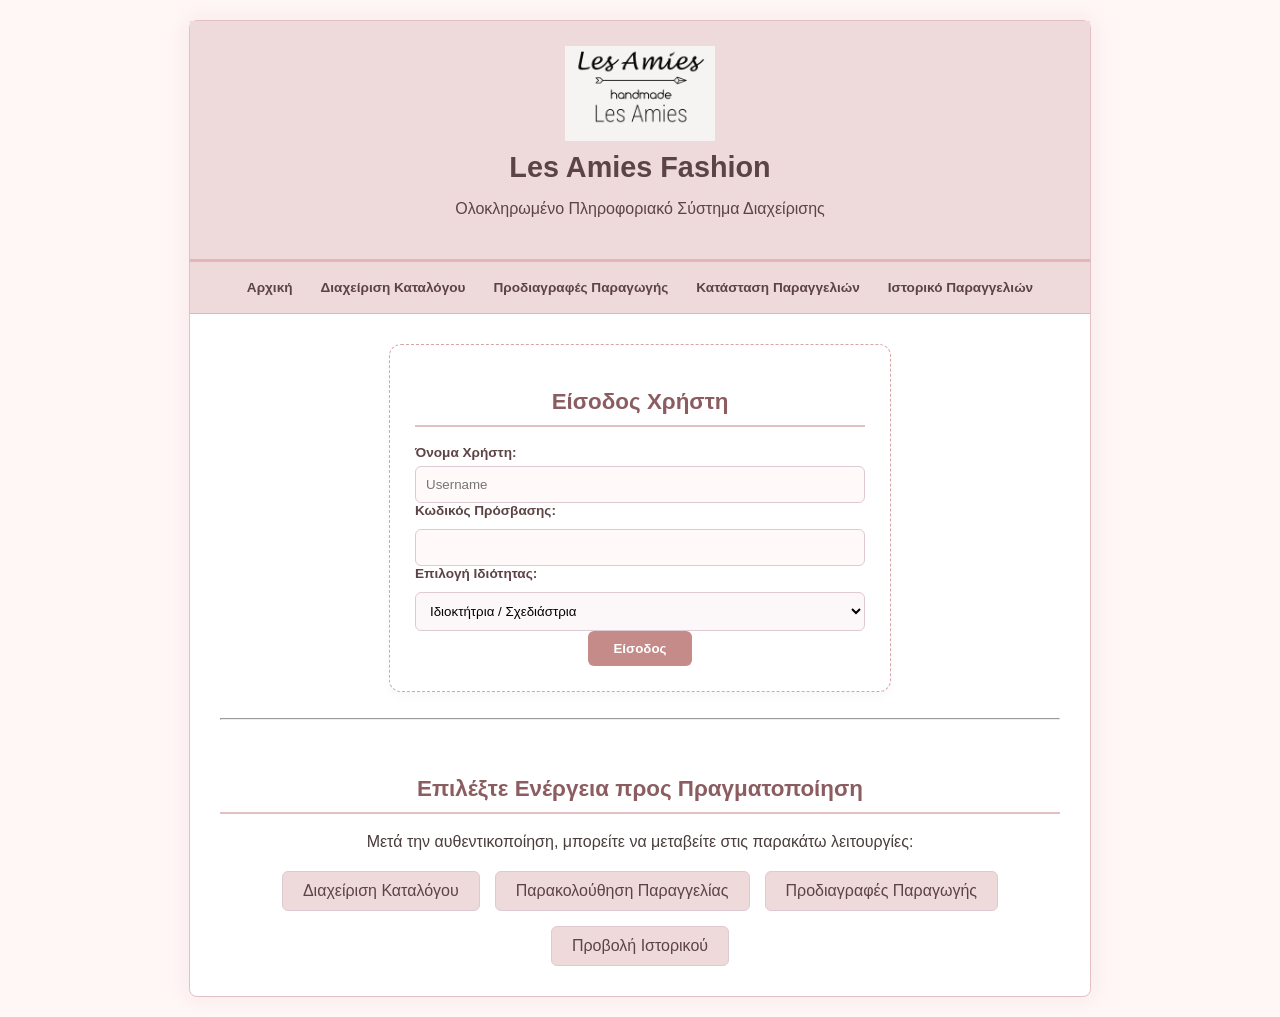
<file: index.html>
<!DOCTYPE html>
<html lang="el">
<head>
    <meta charset="UTF-8">
    <title>Les Amies Fashion - Αρχική</title>
    <link rel="stylesheet" href="style.css">
</head>
<body>
    <div id="wrapper">
        <header>
            <img src="logo.png" alt="Les Amies Fashion Logo" class="main-logo">
            <h1>Les Amies Fashion</h1>
            <p>Ολοκληρωμένο Πληροφοριακό Σύστημα Διαχείρισης</p>
        </header>

        <nav>
            <a href="index.html">Αρχική</a>
            <a href="catalog_admin.html">Διαχείριση Καταλόγου</a>
            <a href="production.html">Προδιαγραφές Παραγωγής</a>
            <a href="order_status.html">Κατάσταση Παραγγελιών</a>
            <a href="edithistory.html">Ιστορικό Παραγγελιών</a>
        </nav>

        <div class="content">
            <section class="login-container">
                <h2>Είσοδος Χρήστη</h2>
                <form action="#">
                    <div class="form-group">
                        <label>Όνομα Χρήστη:</label>
                        <input type="text" name="username" placeholder="Username" required>
                    </div>
                    <div class="form-group">
                        <label>Κωδικός Πρόσβασης:</label>
                        <input type="password" name="password" class="full-width-input" required>
                    </div>
                    <div class="form-group">
                        <label>Επιλογή Ιδιότητας:</label>
                        <select name="role" class="full-width-input">
                            <option value="owner">Ιδιοκτήτρια / Σχεδιάστρια</option>
                            <option value="customer">Πελάτης (Λιανικό Κατάστημα)</option>
                            <option value="production">Τμήμα Παραγωγής</option>
                            <option value="shipping">Υπεύθυνος Αποστολών</option>
                             <option value="finance">Υπεύθυνος Οικονομικών</option>
                        </select>
                    </div>
                    <button type="submit" class="btn-primary">Είσοδος</button>
                </form>
            </section>

            <br><hr><br>

            <div class="action-section">
                <h2>Επιλέξτε Ενέργεια προς Πραγματοποίηση</h2>
                <p>Μετά την αυθεντικοποίηση, μπορείτε να μεταβείτε στις παρακάτω λειτουργίες:</p>
                
                <div class="action-buttons-container">
                    <a href="catalog_admin.html" class="btn-secondary">Διαχείριση Καταλόγου</a>
                    <a href="order_status.html" class="btn-secondary">Παρακολούθηση Παραγγελίας</a>
                    <a href="production.html" class="btn-secondary">Προδιαγραφές Παραγωγής</a>
                    <a href="edithistory.html" class="btn-secondary">Προβολή Ιστορικού</a>
                </div>
            </div>
        </div>
    </div>
</body>
</html>
</file>
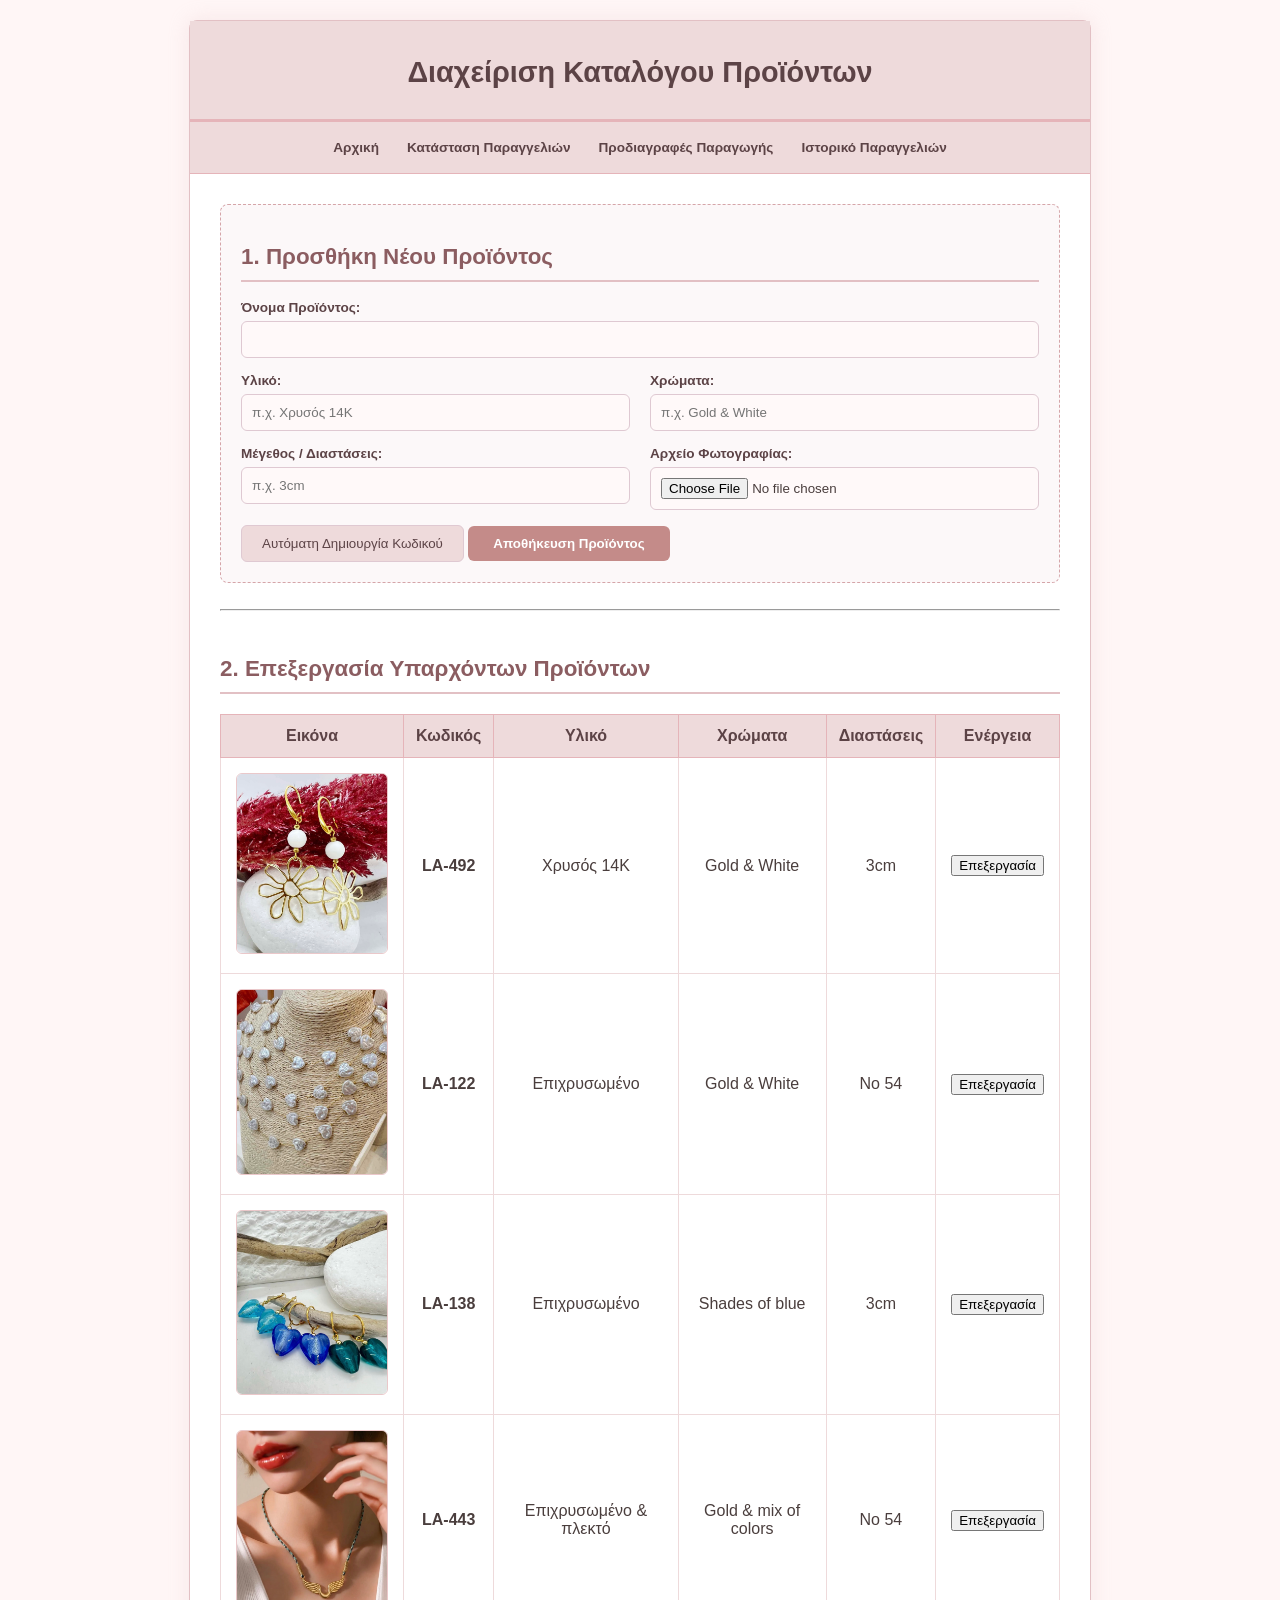
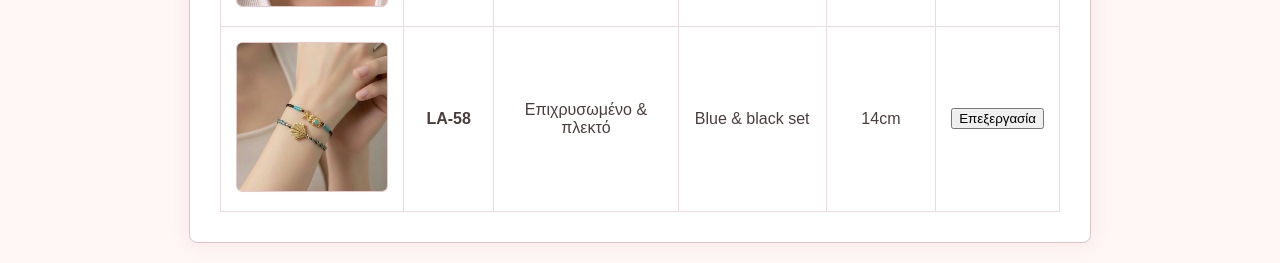
<file: catalog_admin.html>
<!DOCTYPE html>
<html lang="el">
<head>
    <meta charset="UTF-8">
    <title>Les Amies - Διαχείριση Καταλόγου</title>
    <link rel="stylesheet" href="style.css">
</head>
<body>
    <div id="wrapper">
        <header>
            <h1>Διαχείριση Καταλόγου Προϊόντων</h1>
        </header>

        <nav>
            <a href="index.html">Αρχική</a>
            <a href="order_status.html">Κατάσταση Παραγγελιών</a>
            <a href="production.html">Προδιαγραφές Παραγωγής</a>
            <a href="edithistory.html">Ιστορικό Παραγγελιών</a>
        </nav>

        <div class="content">
            <section class="admin-section">
                <h2>1. Προσθήκη Νέου Προϊόντος</h2>
                <form action="#" method="post">
                    <div class="form-row">
                        <div class="form-group full-width">
                            <label>Όνομα Προϊόντος:</label>
                            <input type="text" name="pname" required>
                        </div>
                    </div>
                    
                    <div class="form-row">
                        <div class="form-group">
                            <label>Υλικό:</label>
                            <input type="text" name="material" placeholder="π.χ. Χρυσός 14Κ" required> 
                        </div>
                        <div class="form-group">
                            <label>Χρώματα:</label>
                            <input type="text" name="colors" placeholder="π.χ. Gold & White"> 
                        </div>
                    </div>

                    <div class="form-row">
                        <div class="form-group">
                            <label>Μέγεθος / Διαστάσεις:</label>
                            <input type="text" name="dimensions" placeholder="π.χ. 3cm"> 
                        </div>
                        <div class="form-group">
                            <label>Αρχείο Φωτογραφίας:</label>
                            <input type="file" name="pimage">
                        </div>
                    </div>
                    
                    <div class="button-group">
                        <button type="submit" class="btn-secondary">Αυτόματη Δημιουργία Κωδικού</button> 
                        <button type="submit" class="btn-primary">Αποθήκευση Προϊόντος</button> 
                    </div>
                </form>
            </section>

            <br><hr><br>

            <h2>2. Επεξεργασία Υπαρχόντων Προϊόντων</h2>
            <table class="product-table">
                <thead>
                    <tr>
                        <th>Εικόνα</th>
                        <th>Κωδικός</th>
                        <th>Υλικό</th>
                        <th>Χρώματα</th>
                        <th>Διαστάσεις</th>
                        <th>Ενέργεια</th>
                    </tr>
                </thead>
                <tbody>
                    <tr>
                        <td><img src="earingsgold.jpg" class="prod-img" alt="Σκουλαρίκια"></td>
                        <td><strong>LA-492</strong></td>
                        <td>Χρυσός 14Κ</td>
                        <td>Gold & White</td>
                        <td>3cm</td>
                        <td><button type="button" class="btn-edit">Επεξεργασία</button></td> 
                    </tr>
                    <tr>
                        <td><img src="necklacewhite.jpg" class="prod-img" alt="Κολιέ"></td>
                        <td><strong>LA-122</strong></td>
                        <td>Επιχρυσωμένο</td>
                        <td>Gold & White</td>
                        <td>No 54</td>
                        <td><button type="button" class="btn-edit">Επεξεργασία</button></td> 
                    </tr>
                    <tr>
                        <td><img src="blueear.jpg" class="prod-img" alt="Σκουλαρίκια καρδιά"></td>
                        <td><strong>LA-138</strong></td>
                        <td>Επιχρυσωμένο</td>
                        <td>Shades of blue</td>
                        <td>3cm</td>
                        <td><button type="button">Επεξεργασία</button></td>
                    </tr>
                    <tr>
                        <td><img src="girlnecklace.jpg" class="prod-img" alt="Κολιέ φτερό"></td>
                        <td><strong>LA-443</strong></td>
                        <td>Επιχρυσωμένο & πλεκτό</td>
                        <td>Gold & mix of colors </td>
                        <td>No 54</td>
                        <td><button type="button">Επεξεργασία</button></td>
                    </tr>
                    <tr>
                        <td><img src="summerbracelet.jpg" class="prod-img" alt="Βραχιόλι"></td>
                        <td><strong>LA-58</strong></td>
                        <td>Επιχρυσωμένο & πλεκτό</td>
                        <td>Blue & black set</td>
                        <td>14cm</td>
                        <td><button type="button">Επεξεργασία</button></td>
                    </tr>
                    </tbody>
            </table>
        </div>
    </div>
</body>
</html>
</file>
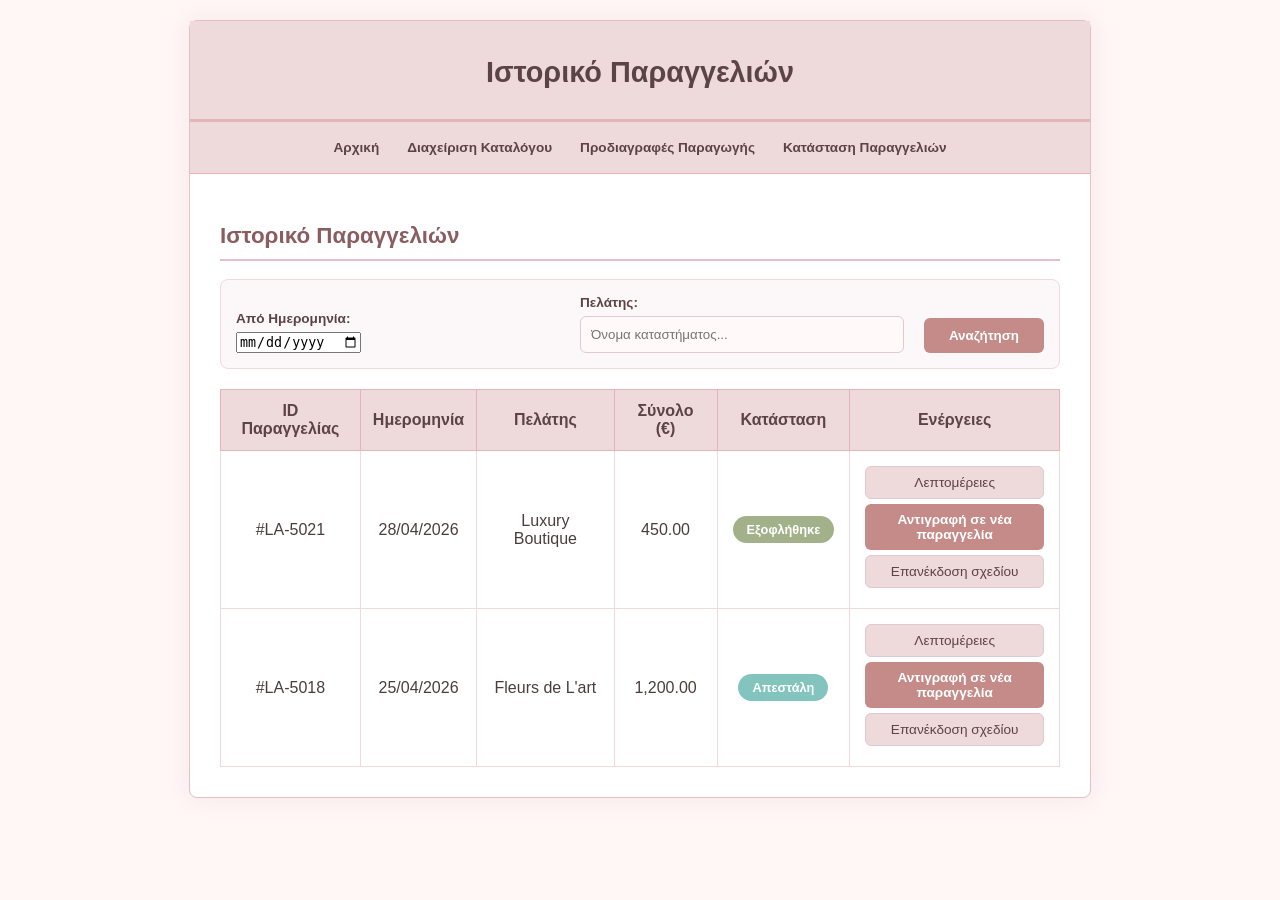
<file: edithistory.html>
<!DOCTYPE html>
<html lang="el">
<head>
    <meta charset="UTF-8">
    <title>Ιστορικό Συναλλαγών - Les Amies Fashion</title>
    <link rel="stylesheet" href="style.css">
</head>
<body>
    <div id="wrapper">
        <header>
            <h1>Ιστορικό Παραγγελιών</h1>
        </header>

        <nav>
            <a href="index.html">Αρχική</a>
            <a href="catalog_admin.html">Διαχείριση Καταλόγου</a>
            <a href="production.html">Προδιαγραφές Παραγωγής</a>
            <a href="order_status.html">Κατάσταση Παραγγελιών</a>
        </nav>

        <div class="content">
            <h2>Ιστορικό Παραγγελιών</h2>
            
            <div class="search-container">
                <div class="search-filters">
                    <div class="form-group">
                        <label>Από Ημερομηνία:</label>
                        <input type="date">
                    </div>
                    <div class="form-group">
                        <label>Πελάτης:</label>
                        <input type="text" placeholder="Όνομα καταστήματος...">
                    </div>
                    <button type="button" class="btn-primary">Αναζήτηση</button>
                </div>
            </div>

            <table class="product-table">
                <thead>
                    <tr>
                        <th>ID Παραγγελίας</th>
                        <th>Ημερομηνία</th>
                        <th>Πελάτης</th>
                        <th>Σύνολο (€)</th>
                        <th>Κατάσταση</th>
                        <th>Ενέργειες</th>
                    </tr>
                </thead>
                <tbody>
                    <tr>
                        <td>#LA-5021</td>
                        <td>28/04/2026</td>
                        <td>Luxury Boutique</td>
                        <td>450.00</td>
                        <td><span class="status-badge ready">Εξοφλήθηκε</span></td>
                        <td>  
                          <button type="button" class="btn-action btn-secondary">Λεπτομέρειες</button>
                          <button type="button" class="btn-action btn-primary">Αντιγραφή σε νέα παραγγελία</button>
                          <button type="button" class="btn-action btn-secondary">Επανέκδοση σχεδίου</button>
                        </td>
                    </tr>
                    <tr>
                        <td>#LA-5018</td>
                        <td>25/04/2026</td>
                        <td>Fleurs de L'art</td>
                        <td>1,200.00</td>
                        <td><span class="status-badge shipping">Απεστάλη</span></td>
                        <td>
                            <button type="button" class="btn-action btn-secondary">Λεπτομέρειες</button>
                            <button type="button" class="btn-action btn-primary">Αντιγραφή σε νέα παραγγελία</button>
                            <button type="button" class="btn-action btn-secondary">Επανέκδοση σχεδίου</button>
                        </td>
                    </tr>
                </tbody>
            </table>
        </div>
    </div>
</body>
</html>
</file>
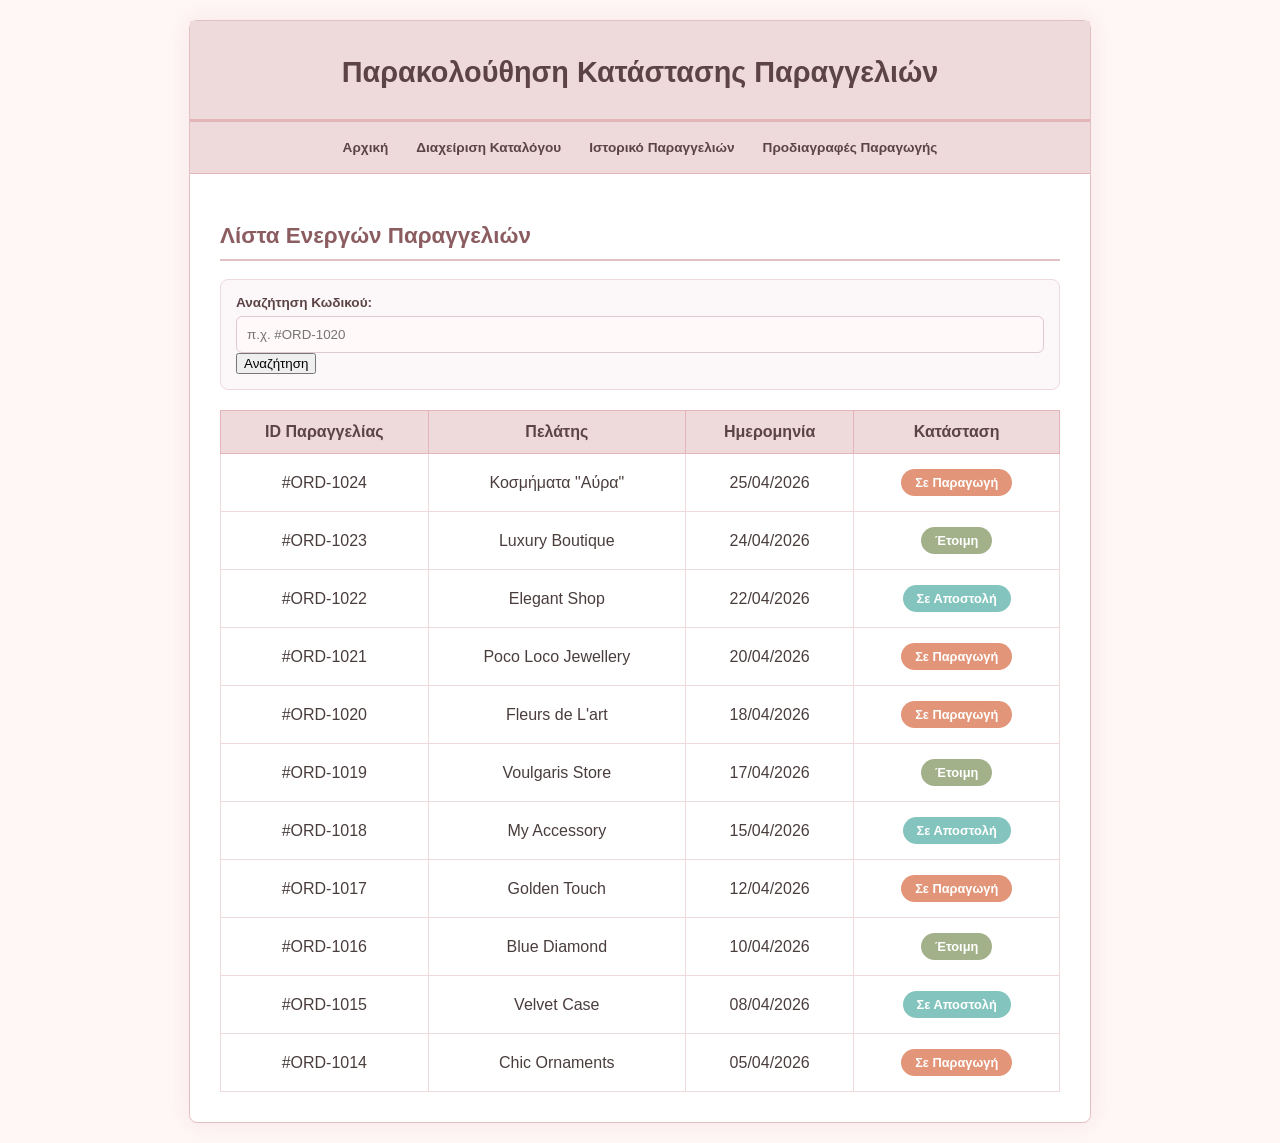
<file: order_status.html>
<!DOCTYPE html>
<html lang="el">
<head>
    <meta charset="UTF-8">
    <title>Les Amies - Κατάσταση Παραγγελιών</title>
    <link rel="stylesheet" href="style.css">
</head>
<body>
    <div id="wrapper">
        <header>
            <h1>Παρακολούθηση Κατάστασης Παραγγελιών</h1>
        </header>

        <nav>
            <a href="index.html">Αρχική</a>
            <a href="catalog_admin.html">Διαχείριση Καταλόγου</a>
            <a href="edithistory.html">Ιστορικό Παραγγελιών</a>
            <a href="production.html">Προδιαγραφές Παραγωγής</a>
        </nav>

        <div class="content">
            <h2>Λίστα Ενεργών Παραγγελιών</h2>
            
            <div class="search-container">
                <label for="order-search">Αναζήτηση Κωδικού:</label>
                <input type="text" id="order-search" placeholder="π.χ. #ORD-1020">
                <button type="submit" class="btn-edit">Αναζήτηση</button>
            </div>

            <table class="product-table">
                <thead>
                    <tr>
                        <th>ID Παραγγελίας</th>
                        <th>Πελάτης</th>
                        <th>Ημερομηνία</th>
                        <th>Κατάσταση</th>
                    </tr>
                </thead>
                <tbody>
                    <tr><td>#ORD-1024</td><td>Κοσμήματα "Αύρα"</td><td>25/04/2026</td><td><span class="status-badge processing">Σε Παραγωγή</span></td></tr>
                    <tr><td>#ORD-1023</td><td>Luxury Boutique</td><td>24/04/2026</td><td><span class="status-badge ready">Έτοιμη</span></td></tr>
                    <tr><td>#ORD-1022</td><td>Elegant Shop</td><td>22/04/2026</td><td><span class="status-badge shipping">Σε Αποστολή</span></td></tr>
                    <tr><td>#ORD-1021</td><td>Poco Loco Jewellery</td><td>20/04/2026</td><td><span class="status-badge processing">Σε Παραγωγή</span></td></tr>
                    <tr><td>#ORD-1020</td><td>Fleurs de L'art</td><td>18/04/2026</td><td><span class="status-badge processing">Σε Παραγωγή</span></td></tr>
                    <tr><td>#ORD-1019</td><td>Voulgaris Store</td><td>17/04/2026</td><td><span class="status-badge ready">Έτοιμη</span></td></tr>
                    <tr><td>#ORD-1018</td><td>My Accessory</td><td>15/04/2026</td><td><span class="status-badge shipping">Σε Αποστολή</span></td></tr>
                    <tr><td>#ORD-1017</td><td>Golden Touch</td><td>12/04/2026</td><td><span class="status-badge processing">Σε Παραγωγή</span></td></tr>
                    <tr><td>#ORD-1016</td><td>Blue Diamond</td><td>10/04/2026</td><td><span class="status-badge ready">Έτοιμη</span></td></tr>
                    <tr><td>#ORD-1015</td><td>Velvet Case</td><td>08/04/2026</td><td><span class="status-badge shipping">Σε Αποστολή</span></td></tr>
                    <tr><td>#ORD-1014</td><td>Chic Ornaments</td><td>05/04/2026</td><td><span class="status-badge processing">Σε Παραγωγή</span></td></tr>
                </tbody>
            </table>
        </div>
    </div>
</body>
</html>
</file>
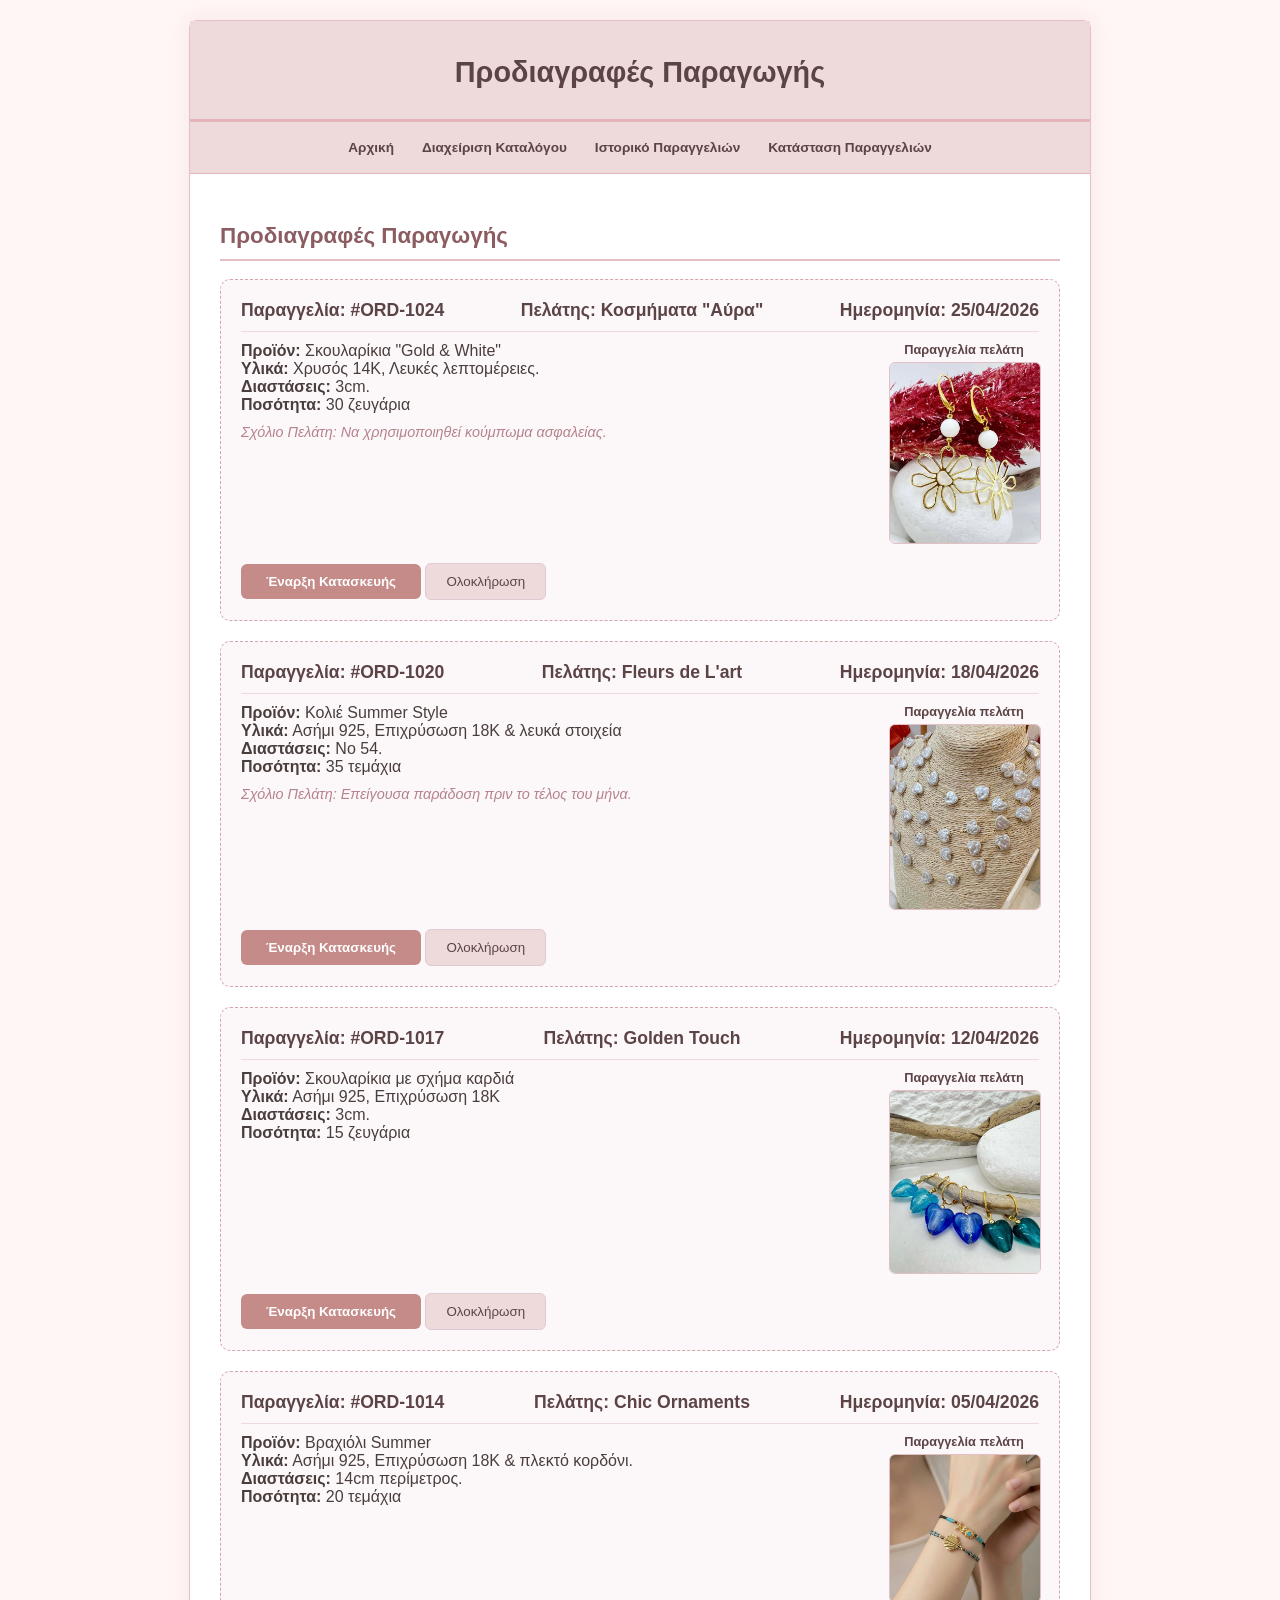
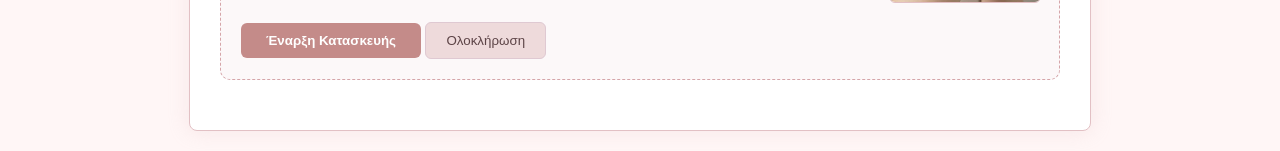
<file: production.html>
<!DOCTYPE html>
<html lang="el">
<head>
    <meta charset="UTF-8">
    <title>Προδιαγραφές Παραγωγής - Les Amies Fashion</title>
    <link rel="stylesheet" href="style.css">
</head>
<body>
    <div id="wrapper">
        <header>
            <h1>Προδιαγραφές Παραγωγής</h1>
        </header>

        <nav>
            <a href="index.html">Αρχική</a>
            <a href="catalog_admin.html">Διαχείριση Καταλόγου</a>
            <a href="edithistory.html">Ιστορικό Παραγγελιών</a>
            <a href="order_status.html">Κατάσταση Παραγγελιών</a>
        </nav>

        <div class="content">
            <h2> Προδιαγραφές Παραγωγής</h2>
            
            <section class="spec-card">
                <div class="order-header">
                    <span>Παραγγελία: #ORD-1024</span>
                    <span>Πελάτης: Κοσμήματα "Αύρα"</span>
                    <span>Ημερομηνία: 25/04/2026</span>
                </div>
                <hr>
                
                <div class="spec-body">
                    <div class="spec-text">
                        <strong>Προϊόν:</strong> Σκουλαρίκια "Gold & White"<br>
                        <strong>Υλικά:</strong> Χρυσός 14Κ, Λευκές λεπτομέρειες.<br>
                        <strong>Διαστάσεις:</strong> 3cm.<br>
                        <strong>Ποσότητα:</strong> 30 ζευγάρια<br>
                        <div class="comment">Σχόλιο Πελάτη: Να χρησιμοποιηθεί κούμπωμα ασφαλείας.</div>
                    </div>
                    
                    <div class="spec-photo-container">
                        <span class="photo-title">Παραγγελία πελάτη</span>
                        <img src="earingsgold.jpg" alt="Σκουλαρίκια Χρυσά" class="spec-photo">
                    </div>
                </div>

                <div class="tech-detail">
                    <button type="button" class="btn-primary">Έναρξη Κατασκευής</button>
                    <button type="button" class="btn-secondary">Ολοκλήρωση</button>
                </div>
            </section>

            <section class="spec-card">
                <div class="order-header">
                    <span>Παραγγελία: #ORD-1020</span>
                    <span>Πελάτης: Fleurs de L'art</span>
                    <span>Ημερομηνία: 18/04/2026</span>
                </div>
                <hr>
                
                <div class="spec-body">
                    <div class="spec-text">
                        <strong>Προϊόν:</strong> Κολιέ Summer Style<br>
                        <strong>Υλικά:</strong> Ασήμι 925, Επιχρύσωση 18Κ & λευκά στοιχεία<br>
                        <strong>Διαστάσεις:</strong> No 54.<br>
                        <strong>Ποσότητα:</strong> 35 τεμάχια<br>
                        <div class="comment">Σχόλιο Πελάτη: Επείγουσα παράδοση πριν το τέλος του μήνα.</div>
                    </div>
                    
                    <div class="spec-photo-container">
                        <span class="photo-title">Παραγγελία πελάτη</span>
                        <img src="necklacewhite.jpg" alt="Κολιέ Λευκό" class="spec-photo">
                    </div>
                </div>

                <div class="tech-detail">
                    <button type="button" class="btn-primary">Έναρξη Κατασκευής</button>
                    <button type="button" class="btn-secondary">Ολοκλήρωση</button>
                </div>
            </section>

            <section class="spec-card">
                <div class="order-header">
                    <span>Παραγγελία: #ORD-1017</span>
                    <span>Πελάτης: Golden Touch</span>
                    <span>Ημερομηνία: 12/04/2026</span>
                </div>
                <hr>
                
                <div class="spec-body">
                    <div class="spec-text">
                        <strong>Προϊόν:</strong> Σκουλαρίκια με σχήμα καρδιά<br>
                        <strong>Υλικά:</strong> Ασήμι 925, Επιχρύσωση 18Κ<br>
                        <strong>Διαστάσεις:</strong> 3cm.<br>
                        <strong>Ποσότητα:</strong> 15 ζευγάρια<br>
                    </div>
                    
                    <div class="spec-photo-container">
                        <span class="photo-title">Παραγγελία πελάτη</span>
                        <img src="blueear.jpg" alt="Σκουλαρίκια Μπλε" class="spec-photo">
                    </div>
                </div>

                <div class="tech-detail">
                    <button type="button" class="btn-primary">Έναρξη Κατασκευής</button>
                    <button type="button" class="btn-secondary">Ολοκλήρωση</button>
                </div>
            </section>

            <section class="spec-card">
                <div class="order-header">
                    <span>Παραγγελία: #ORD-1014</span>
                    <span>Πελάτης: Chic Ornaments</span>
                    <span>Ημερομηνία: 05/04/2026</span>
                </div>
                <hr>
                
                <div class="spec-body">
                    <div class="spec-text">
                        <strong>Προϊόν:</strong> Βραχιόλι Summer<br>
                        <strong>Υλικά:</strong> Ασήμι 925, Επιχρύσωση 18Κ & πλεκτό κορδόνι.<br>
                        <strong>Διαστάσεις:</strong> 14cm περίμετρος.<br>
                        <strong>Ποσότητα:</strong> 20 τεμάχια<br>
                    </div>
                    
                    <div class="spec-photo-container">
                        <span class="photo-title">Παραγγελία πελάτη</span>
                        <img src="summerbracelet.jpg" alt="Βραχιόλι Summer" class="spec-photo">
                    </div>
                </div>

                <div class="tech-detail">
                    <button type="button" class="btn-primary">Έναρξη Κατασκευής</button>
                    <button type="button" class="btn-secondary">Ολοκλήρωση</button>
                </div>
            </section>

        </div>
    </div>
</body>
</html>
</file>
<file: style.css>
/* 1. ΕΙΔΙΚΕΣ ΡΥΘΜΙΣΕΙΣ ΓΙΑ ΤΗΝ INDEX ΣΕΛΙΔΑ */

.main-logo {
    width: 150px;
    margin-bottom: 10px;
    display: block;
    margin-left: auto;
    margin-right: auto;
}

.login-container {
    max-width: 450px;
    margin: 0 auto;
    text-align: center;
    background-color: #ffffff;
    padding: 25px;
    border-radius: 12px;
    border: 1.5px dashed #d5a5a9; 
    box-shadow: 0 4px 10px rgba(0,0,0,0.03);
}

.full-width-input {
    width: 100%;
    padding: 10px;
    margin-top: 5px;
    border-radius: 6px;
    border: 1px solid #dfc9d2;
    box-sizing: border-box;
    background-color: #fcf8f9;
}

.action-section {
    text-align: center;
    margin-top: 30px;
}

.action-buttons-container {
    display: flex;
    flex-wrap: wrap;
    gap: 15px;
    justify-content: center;
    margin-top: 20px;
}

.action-buttons-container .btn-secondary {
    text-decoration: none;
    display: inline-block;
}

/* 2. ΓΕΝΙΚΟ ΣΤΥΛ & ΔΟΜΗ (WRAPPER, NAV, κλπ) */

body {
    background-color: #fff6f6; 
    font-family: Verdana, Arial, sans-serif; 
    margin: 0;
    padding: 0;
    color: #4a3e3d;
}

#wrapper {
    width: 900px;
    margin: 20px auto; 
    background-color: #ffffff;
    border: 1.5px solid #e2c0c4; 
    box-shadow: 0px 0px 20px rgba(226, 192, 196, 0.3);
    min-height: 600px;
    border-radius: 8px;
}

header {
    background-color: #eedadb; 
    color: #5c4346; 
    padding: 25px;
    text-align: center;
    border-bottom: 3px solid #e5b4b9;
}

header h1 {
    margin: 10px 0 5px 0;
    font-size: 1.8em;
}

nav {
    background-color: #eedadb;
    padding: 10px 5px;
    text-align: center;
    border-bottom: 1.5px solid #e5b4b9;
    display: flex;
    justify-content: center;
    align-items: center;
    gap: 8px; 
}

nav a {
    color: #5c4346;
    text-decoration: none;
    padding: 8px 10px; 
    font-weight: bold;
    font-size: 0.85em; 
    border-radius: 4px;
    white-space: nowrap; 
    transition: background 0.3s;
}

nav a:hover {
    background-color: #eac8ca;
    color: #5c4346;
}
.content {
    padding: 30px;
}

/* 3. ΦΟΡΜΕΣ & ΣΤΟΙΧΕΙΑ ΔΙΑΧΕΙΡΙΣΗΣ  */
   
.admin-section {
    background-color: #fcf8f9;
    padding: 20px;
    border-radius: 8px;
    border: 1.5px dashed #d5a5a9;
}

.form-row {
    display: flex;
    gap: 20px;
    margin-bottom: 15px;
}

.form-group {
    flex: 1;
    text-align: left;
}

label {
    display: block;
    margin-bottom: 6px;
    font-weight: bold;
    font-size: 0.85em;
    color: #5c4346;
}

input[type="text"], input[type="file"], input[type="password"], select {
    width: 100%;
    padding: 10px;
    border: 1px solid #dfc9d2;
    border-radius: 6px;
    box-sizing: border-box;
    background-color: #fff9f9;
}

/* 4. ΚΟΥΜΠΙΑ (Buttons) */

.btn-primary {
    background-color: #c48b89; /* Απαλό rose gold χρώμα */
    color: #fff;
    border: none;
    padding: 10px 25px;
    cursor: pointer;
    font-weight: bold;
    border-radius: 6px;
    transition: opacity 0.3s;
}

.btn-secondary {
    background-color: #eedadb;
    padding: 10px 20px;
    border: 1px solid #dfc9d2;
    color: #5c4346;
    cursor: pointer;
    border-radius: 6px;
    transition: opacity 0.3s;
}

.btn-primary:hover, .btn-secondary:hover {
    opacity: 0.85;
}


   /* 5. ΠΙΝΑΚΕΣ & ΚΑΤΑΣΤΑΣΕΙΣ */

.product-table {
    width: 100%;
    border-collapse: collapse;
    margin-top: 20px;
}

.product-table th {
    background-color: #eedadb;
    color: #5c4346;
    padding: 12px;
    text-align: center;
    border: 1px solid #e5b4b9;
}

.product-table td {
    padding: 15px;
    border-bottom: 1px solid #eee;
    text-align: center;
    vertical-align: middle;
    border: 1px solid #eedadb;
}

.prod-img {
    width: 150px;
    border-radius: 6px;
    border: 1.5px solid #eac8ca;
}

.status-badge {
    padding: 6px 14px;
    border-radius: 20px;
    font-size: 0.8em;
    color: white;
    font-weight: bold;
    display: inline-block;
}

.processing { background-color: #e29578; } 
.ready { background-color: #a3b18b; }     
.shipping { background-color: #83c5be; }  

.search-container {
    background-color: #fcf8f9;
    padding: 15px;
    border-radius: 8px;
    border: 1px solid #eedadb;
    margin-bottom: 20px;
}

h2 {
    color: #8b5d61; 
    border-bottom: 2px solid #e2c0c4;
    padding-bottom: 10px;
    font-size: 1.4em;
}

.status-completed {
    color: #7da172; 
    font-weight: bold;
}

.search-filters {
    display: flex;
    gap: 20px;
    align-items: flex-end;
}

.spec-card {
    background-color: #fcf8f9;
    border: 1.5px dashed #d5a5a9; 
    padding: 20px;
    margin-bottom: 20px;
    border-radius: 10px;
}

.order-header {
    display: flex;
    justify-content: space-between;
    font-weight: bold;
    font-size: 1.1em;
    margin-bottom: 10px;
    color: #5c4346;
}

.spec-card hr {
    border: 0;
    border-top: 1px solid #eedadb;
    margin: 10px 0;
}

.tech-detail {
    margin-top: 15px;
}

.comment {
    color: #b5838d;
    font-style: italic;
    font-size: 0.9em;
    margin-top: 10px;
}

/* 6. ΠΡΟΔΙΑΓΡΑΦΕΣ ΠΑΡΑΓΩΓΗΣ & ΕΙΚΟΝΕΣ  */

.spec-body {
    display: flex;
    justify-content: space-between;
    align-items: flex-start;
    gap: 20px;
}

.spec-text {
    flex: 1;
}

.spec-photo-container {
    text-align: center;
    width: 150px;
}

.photo-title {
    display: block;
    font-size: 0.8em;
    font-weight: bold;
    color: #5c4346;
    margin-bottom: 5px;
}

.spec-photo {
    width: 100%;
    height: auto;
    border: 1.5px solid #e2c0c4;
    border-radius: 6px;
}
/* Στυλ για τα κουμπιά ενεργειών ιστορικού */
.btn-action {
    width: 100%;
    max-width: 195px; 
    padding: 8px 10px;
    margin-bottom: 5px;
    display: block;
    box-sizing: border-box;
    font-size: 0.85em;
    text-align: center;
    margin-left: auto;
    margin-right: auto;
}
</file>
